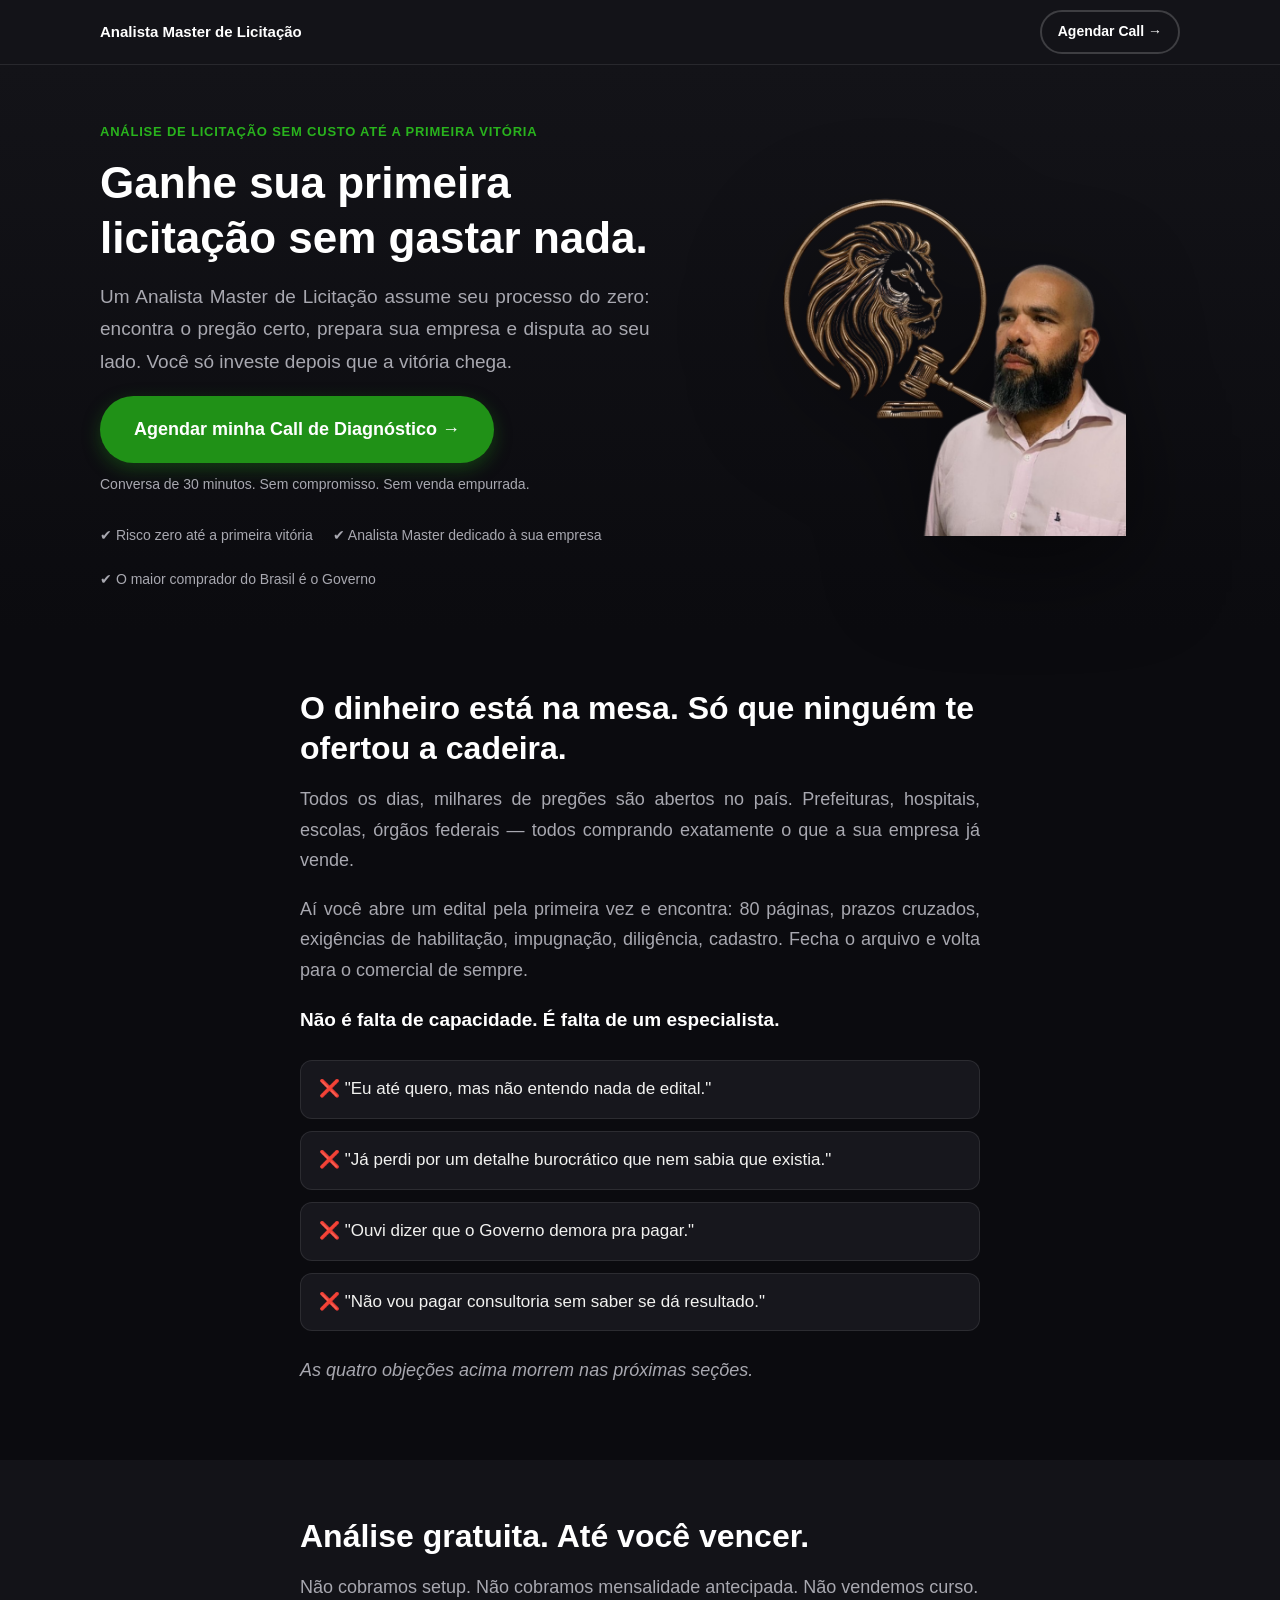
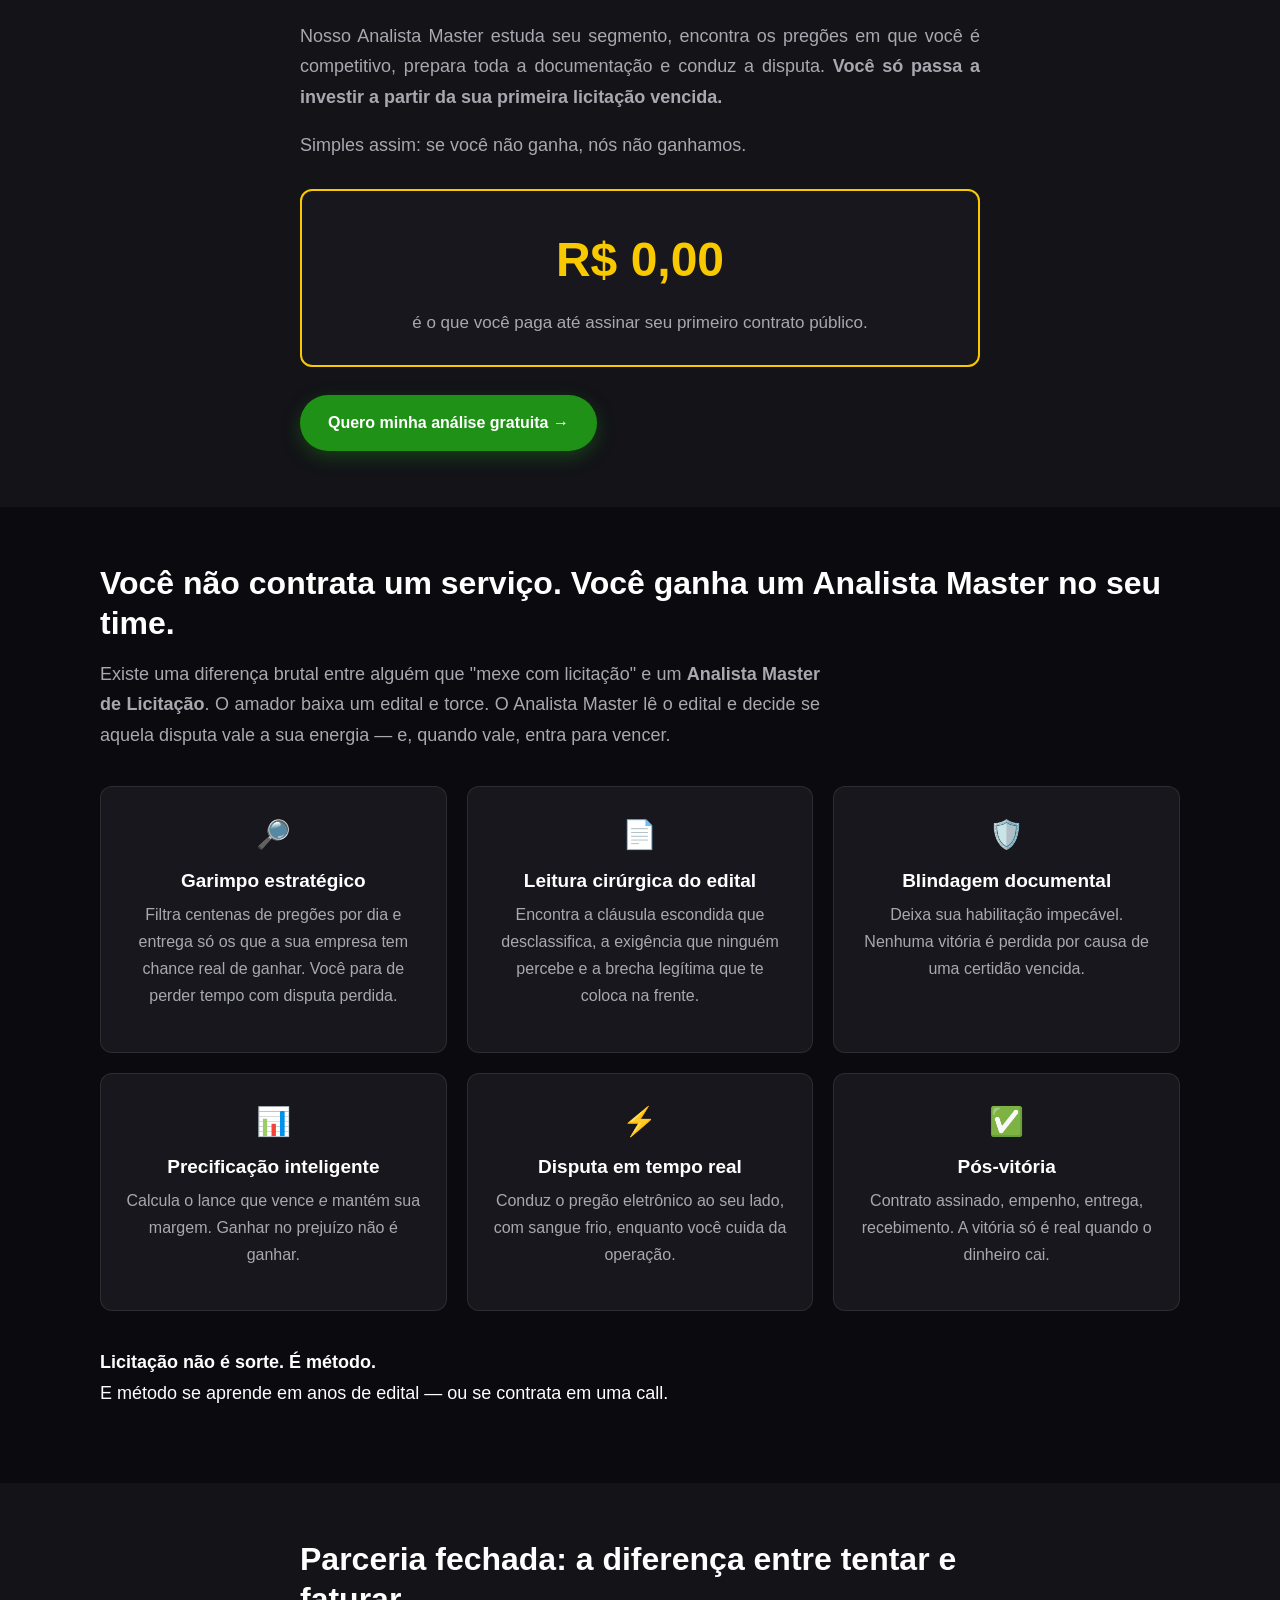
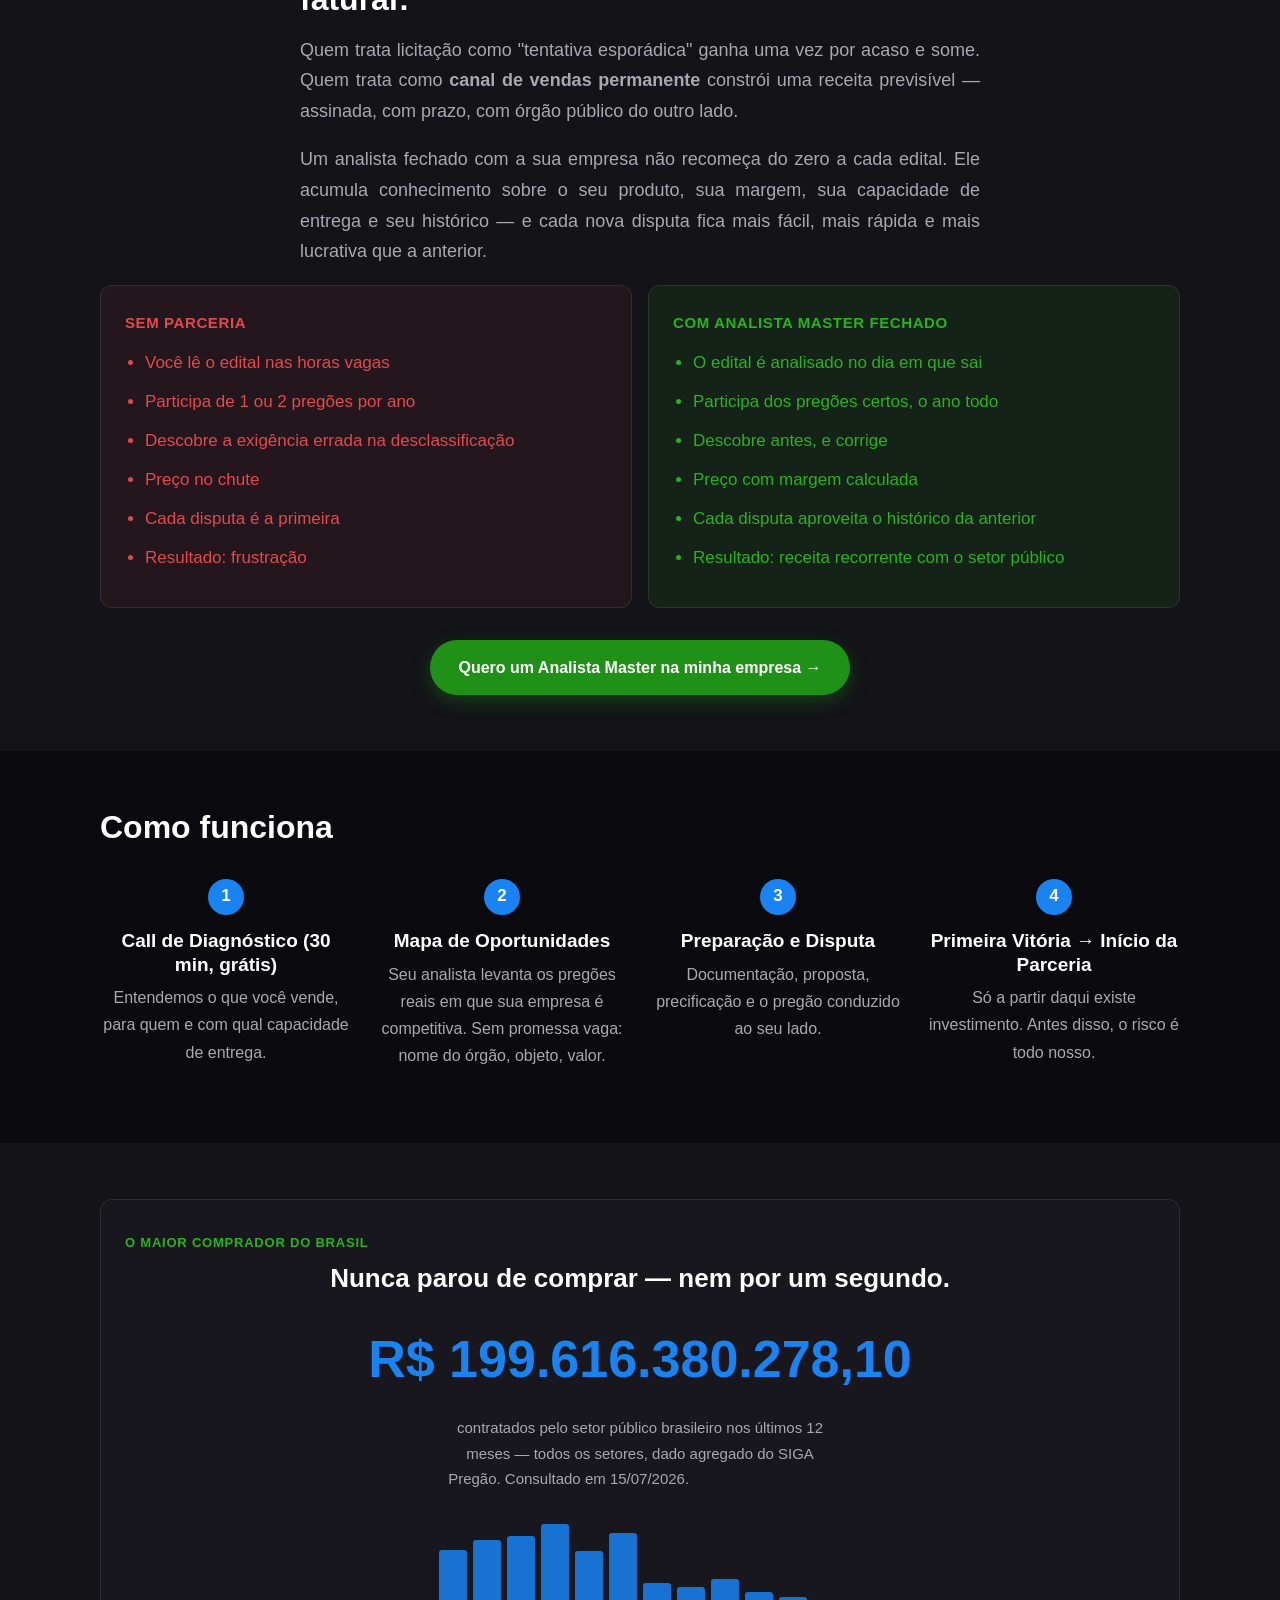
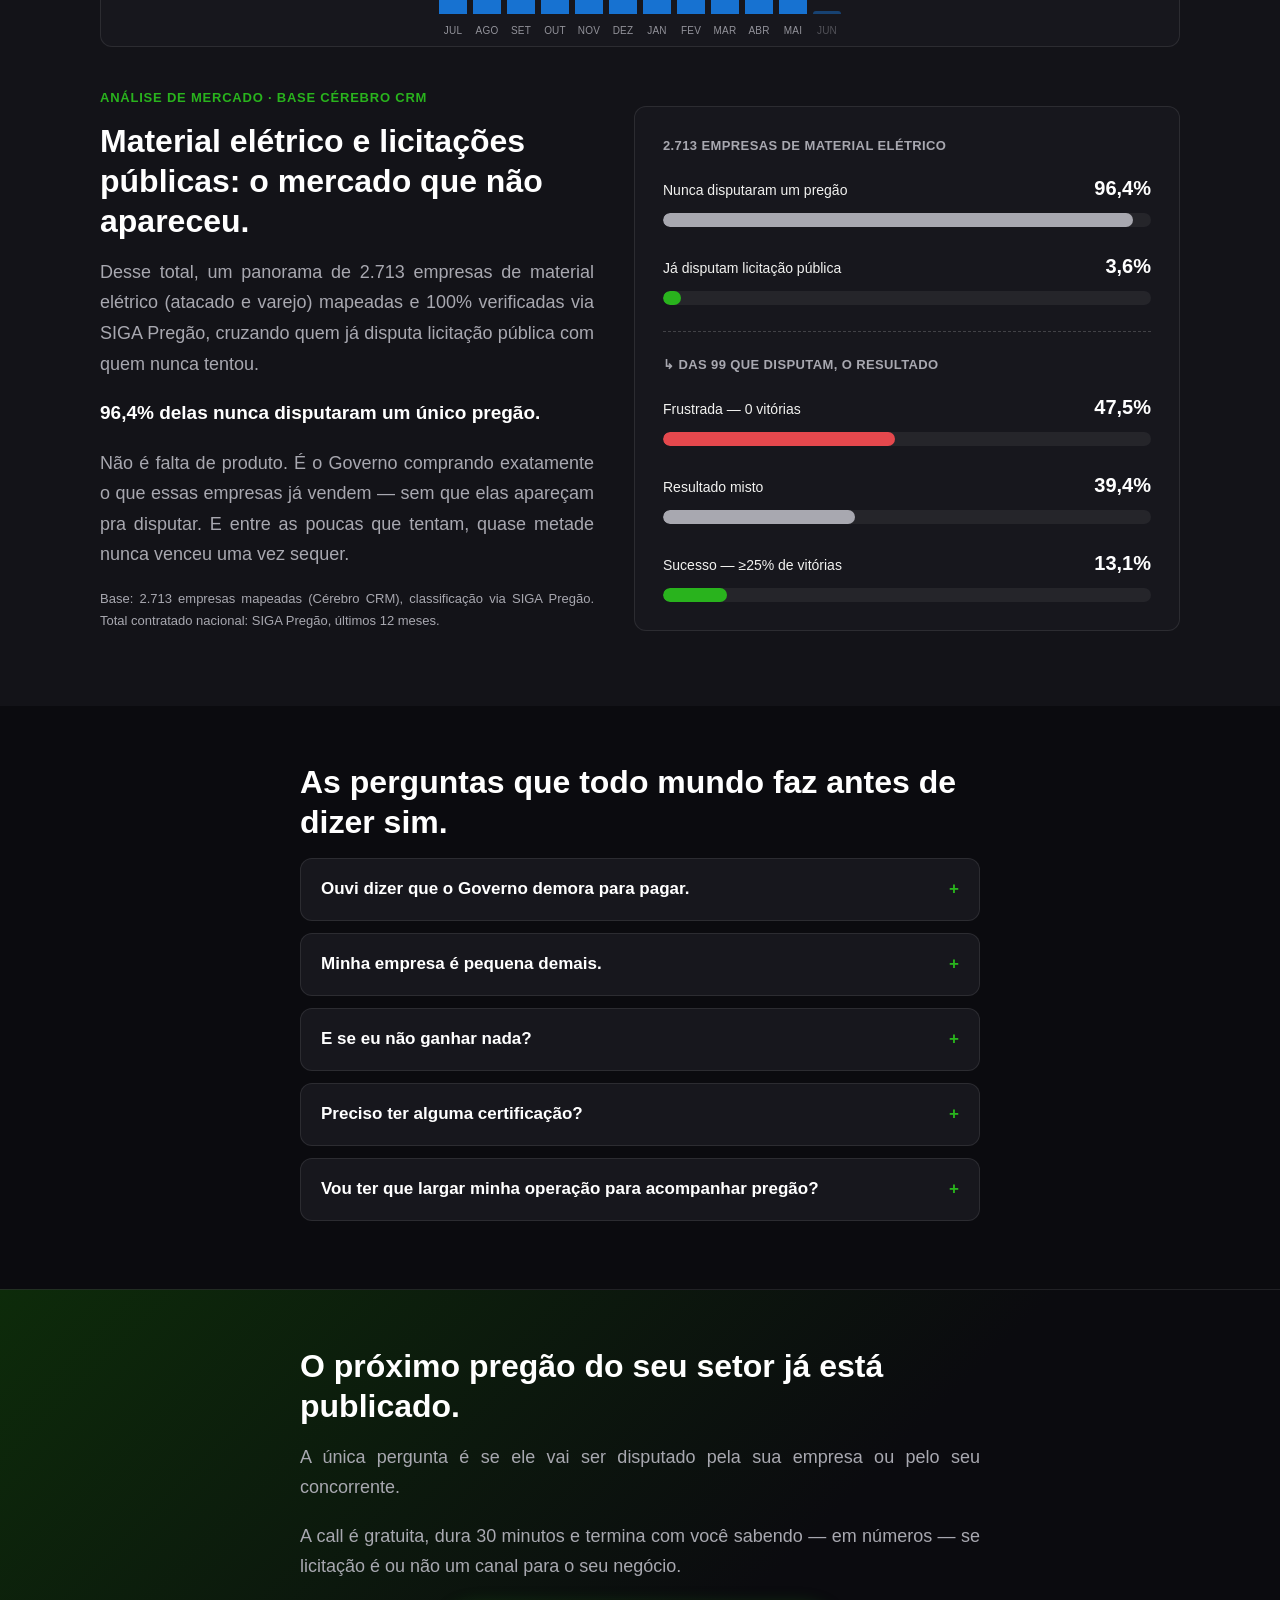
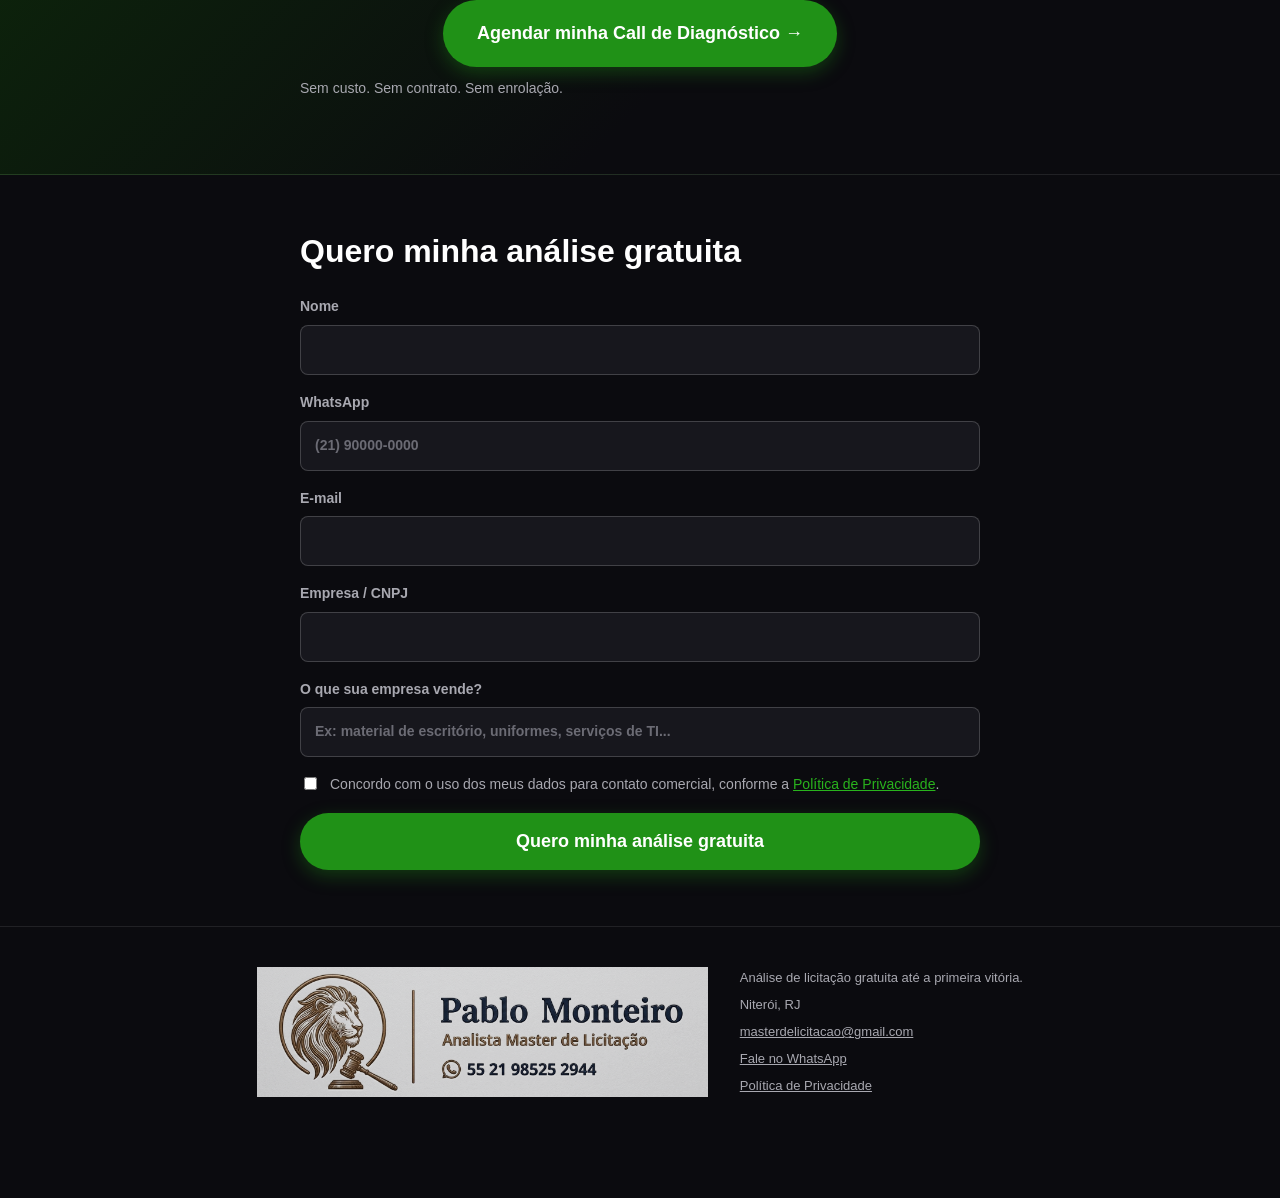
<file: index.html>
<!DOCTYPE html>
<html lang="pt-BR">
<head>
<meta charset="UTF-8">
<meta name="viewport" content="width=device-width, initial-scale=1.0">
<title>Analista Master de Licitação — Ganhe sua primeira licitação sem gastar nada</title>
<meta name="description" content="Um Analista Master de Licitação assume seu processo do zero. Você só investe depois que a primeira vitória chega. Agende sua Call de Diagnóstico gratuita.">

<!-- Tracking: cole aqui o GA4 (gtag.js) e/ou Meta Pixel reais quando tiver as contas.
     Nenhum ID foi inventado -- os eventos de clique (CTA-1 a CTA-5) e "Lead" no envio
     do formulario ja estao disparando via dataLayer.push() em script.js, so plugar
     o gtag/fbq de verdade aqui em cima que eles comecam a ser capturados. -->

<link rel="stylesheet" href="css/style.css">
</head>
<body>

<header class="topbar">
  <div class="container topbar__inner">
    <span class="topbar__logo">Analista Master de Licitação</span>
    <a href="#formulario" class="btn btn--ghost btn--small" data-cta="cta-nav">Agendar Call →</a>
  </div>
</header>

<main>

  <!-- 1. HERO -->
  <section class="hero">
    <div class="container hero__grid">
      <div class="hero__content">
        <p class="eyebrow">Análise de licitação sem custo até a primeira vitória</p>
        <h1>Ganhe sua primeira licitação sem gastar nada.</h1>
        <p class="hero__sub">
          Um Analista Master de Licitação assume seu processo do zero: encontra o pregão certo,
          prepara sua empresa e disputa ao seu lado. Você só investe depois que a vitória chega.
        </p>
        <a href="#formulario" class="btn btn--accent btn--large" data-cta="cta-1">Agendar minha Call de Diagnóstico →</a>
        <p class="microcopy">Conversa de 30 minutos. Sem compromisso. Sem venda empurrada.</p>

        <ul class="badges">
          <li>✔ Risco zero até a primeira vitória</li>
          <li>✔ Analista Master dedicado à sua empresa</li>
          <li>✔ O maior comprador do Brasil é o Governo</li>
        </ul>
      </div>

      <div class="hero__visual">
        <img src="assets/analista.png" alt="Analista Master de Licitação" class="hero__photo">
      </div>
    </div>
  </section>

  <!-- 2. SEÇÃO DOR -->
  <section class="section">
    <div class="container container--narrow">
      <h2>O dinheiro está na mesa. Só que ninguém te ofertou a cadeira.</h2>
      <p>
        Todos os dias, milhares de pregões são abertos no país. Prefeituras, hospitais, escolas,
        órgãos federais — todos comprando exatamente o que a sua empresa já vende.
      </p>
      <p>
        Aí você abre um edital pela primeira vez e encontra: 80 páginas, prazos cruzados,
        exigências de habilitação, impugnação, diligência, cadastro. Fecha o arquivo e volta
        para o comercial de sempre.
      </p>
      <p class="highlight">Não é falta de capacidade. É falta de um especialista.</p>

      <ul class="pain-list">
        <li>❌ "Eu até quero, mas não entendo nada de edital."</li>
        <li>❌ "Já perdi por um detalhe burocrático que nem sabia que existia."</li>
        <li>❌ "Ouvi dizer que o Governo demora pra pagar."</li>
        <li>❌ "Não vou pagar consultoria sem saber se dá resultado."</li>
      </ul>

      <p class="transition">As quatro objeções acima morrem nas próximas seções.</p>
    </div>
  </section>

  <!-- 3. SEÇÃO OFERTA -->
  <section class="section section--tinted">
    <div class="container container--narrow">
      <h2>Análise gratuita. Até você vencer.</h2>
      <p>
        Não cobramos setup. Não cobramos mensalidade antecipada. Não vendemos curso.
      </p>
      <p>
        Nosso Analista Master estuda seu segmento, encontra os pregões em que você é competitivo,
        prepara toda a documentação e conduz a disputa.
        <strong> Você só passa a investir a partir da sua primeira licitação vencida.</strong>
      </p>
      <p>Simples assim: se você não ganha, nós não ganhamos.</p>

      <div class="price-card">
        <span class="price-card__value">R$ 0,00</span>
        <span class="price-card__label">é o que você paga até assinar seu primeiro contrato público.</span>
      </div>

      <a href="#formulario" class="btn btn--accent" data-cta="cta-2">Quero minha análise gratuita →</a>
    </div>
  </section>

  <!-- 4. SEÇÃO AUTORIDADE -->
  <section class="section">
    <div class="container">
      <h2>Você não contrata um serviço. Você ganha um Analista Master no seu time.</h2>
      <p class="container--narrow">
        Existe uma diferença brutal entre alguém que "mexe com licitação" e um <strong>Analista Master de Licitação</strong>.
        O amador baixa um edital e torce. O Analista Master lê o edital e decide se aquela disputa
        vale a sua energia — e, quando vale, entra para vencer.
      </p>

      <div class="card-grid">
        <div class="card">
          <div class="card__icon">🔎</div>
          <h3>Garimpo estratégico</h3>
          <p>Filtra centenas de pregões por dia e entrega só os que a sua empresa tem chance real de ganhar. Você para de perder tempo com disputa perdida.</p>
        </div>
        <div class="card">
          <div class="card__icon">📄</div>
          <h3>Leitura cirúrgica do edital</h3>
          <p>Encontra a cláusula escondida que desclassifica, a exigência que ninguém percebe e a brecha legítima que te coloca na frente.</p>
        </div>
        <div class="card">
          <div class="card__icon">🛡️</div>
          <h3>Blindagem documental</h3>
          <p>Deixa sua habilitação impecável. Nenhuma vitória é perdida por causa de uma certidão vencida.</p>
        </div>
        <div class="card">
          <div class="card__icon">📊</div>
          <h3>Precificação inteligente</h3>
          <p>Calcula o lance que vence <em>e</em> mantém sua margem. Ganhar no prejuízo não é ganhar.</p>
        </div>
        <div class="card">
          <div class="card__icon">⚡</div>
          <h3>Disputa em tempo real</h3>
          <p>Conduz o pregão eletrônico ao seu lado, com sangue frio, enquanto você cuida da operação.</p>
        </div>
        <div class="card">
          <div class="card__icon">✅</div>
          <h3>Pós-vitória</h3>
          <p>Contrato assinado, empenho, entrega, recebimento. A vitória só é real quando o dinheiro cai.</p>
        </div>
      </div>

      <p class="closing-block">
        <strong>Licitação não é sorte. É método.</strong><br>
        E método se aprende em anos de edital — ou se contrata em uma call.
      </p>
    </div>
  </section>

  <!-- 5. SEÇÃO PARCERIA -->
  <section class="section section--tinted">
    <div class="container container--narrow">
      <h2>Parceria fechada: a diferença entre tentar e faturar.</h2>
      <p>
        Quem trata licitação como "tentativa esporádica" ganha uma vez por acaso e some. Quem trata
        como <strong>canal de vendas permanente</strong> constrói uma receita previsível — assinada,
        com prazo, com órgão público do outro lado.
      </p>
      <p>
        Um analista fechado com a sua empresa não recomeça do zero a cada edital. Ele acumula
        conhecimento sobre o seu produto, sua margem, sua capacidade de entrega e seu histórico —
        e cada nova disputa fica mais fácil, mais rápida e mais lucrativa que a anterior.
      </p>
    </div>

    <div class="container">
      <div class="compare-table">
        <div class="compare-table__col compare-table__col--bad">
          <h4>Sem parceria</h4>
          <ul>
            <li>Você lê o edital nas horas vagas</li>
            <li>Participa de 1 ou 2 pregões por ano</li>
            <li>Descobre a exigência errada na desclassificação</li>
            <li>Preço no chute</li>
            <li>Cada disputa é a primeira</li>
            <li>Resultado: frustração</li>
          </ul>
        </div>
        <div class="compare-table__col compare-table__col--good">
          <h4>Com Analista Master fechado</h4>
          <ul>
            <li>O edital é analisado no dia em que sai</li>
            <li>Participa dos pregões certos, o ano todo</li>
            <li>Descobre antes, e corrige</li>
            <li>Preço com margem calculada</li>
            <li>Cada disputa aproveita o histórico da anterior</li>
            <li>Resultado: receita recorrente com o setor público</li>
          </ul>
        </div>
      </div>
    </div>

    <div class="container container--narrow center">
      <a href="#formulario" class="btn btn--accent" data-cta="cta-3">Quero um Analista Master na minha empresa →</a>
    </div>
  </section>

  <!-- 6. SEÇÃO PROCESSO -->
  <section class="section">
    <div class="container">
      <h2>Como funciona</h2>
      <ol class="process">
        <li>
          <span class="process__number">1</span>
          <div>
            <h3>Call de Diagnóstico (30 min, grátis)</h3>
            <p>Entendemos o que você vende, para quem e com qual capacidade de entrega.</p>
          </div>
        </li>
        <li>
          <span class="process__number">2</span>
          <div>
            <h3>Mapa de Oportunidades</h3>
            <p>Seu analista levanta os pregões reais em que sua empresa é competitiva. Sem promessa vaga: nome do órgão, objeto, valor.</p>
          </div>
        </li>
        <li>
          <span class="process__number">3</span>
          <div>
            <h3>Preparação e Disputa</h3>
            <p>Documentação, proposta, precificação e o pregão conduzido ao seu lado.</p>
          </div>
        </li>
        <li>
          <span class="process__number">4</span>
          <div>
            <h3>Primeira Vitória → Início da Parceria</h3>
            <p>Só a partir daqui existe investimento. Antes disso, o risco é todo nosso.</p>
          </div>
        </li>
      </ol>
    </div>
  </section>

  <!-- 7. SEÇÃO PROVA DE MERCADO (substitui a antiga secao de "primeiras vagas" --
       ainda sem clientes reais/depoimentos, entao a prova aqui e dado de mercado
       real em vez de depoimento inventado. Trocar por depoimentos reais estruturados
       ("[Situacao anterior] -> [O que o analista fez] -> [Resultado com numero]")
       assim que houver 2-3 casos -- pode conviver com esta secao ou substitui-la. -->
  <section class="section section--tinted">
    <div class="container">

      <div class="market-total">
        <p class="market-total__kicker">O maior comprador do Brasil</p>
        <h2 class="market-total__headline">Nunca parou de comprar — nem por um segundo.</h2>
        <div class="market-total__value">R$ 199.616.380.278,10</div>
        <p class="market-total__label">
          contratados pelo setor público brasileiro nos últimos 12 meses — todos os
          setores, dado agregado do SIGA Pregão. Consultado em 15/07/2026.
        </p>

        <div class="market-total__chart">
          <div class="market-bar" style="height: 64px" title="Jul — R$ 21,99 bi"><span class="market-bar__month">JUL</span></div>
          <div class="market-bar" style="height: 74px" title="Ago — R$ 25,38 bi"><span class="market-bar__month">AGO</span></div>
          <div class="market-bar" style="height: 78px" title="Set — R$ 26,94 bi"><span class="market-bar__month">SET</span></div>
          <div class="market-bar" style="height: 90px" title="Out — R$ 30,90 bi"><span class="market-bar__month">OUT</span></div>
          <div class="market-bar" style="height: 63px" title="Nov — R$ 21,45 bi"><span class="market-bar__month">NOV</span></div>
          <div class="market-bar" style="height: 81px" title="Dez — R$ 27,73 bi"><span class="market-bar__month">DEZ</span></div>
          <div class="market-bar" style="height: 31px" title="Jan — R$ 10,53 bi"><span class="market-bar__month">JAN</span></div>
          <div class="market-bar" style="height: 27px" title="Fev — R$ 9,14 bi"><span class="market-bar__month">FEV</span></div>
          <div class="market-bar" style="height: 35px" title="Mar — R$ 11,93 bi"><span class="market-bar__month">MAR</span></div>
          <div class="market-bar" style="height: 22px" title="Abr — R$ 7,66 bi"><span class="market-bar__month">ABR</span></div>
          <div class="market-bar" style="height: 17px" title="Mai — R$ 5,76 bi"><span class="market-bar__month">MAI</span></div>
          <div class="market-bar market-bar--partial" style="height: 3px" title="Jun — R$ 0,22 bi (mês em andamento)"><span class="market-bar__month">JUN</span></div>
        </div>
      </div>

      <div class="data-proof__grid">
        <div>
          <p class="eyebrow">Análise de mercado · base Cérebro CRM</p>
          <h2>Material elétrico e licitações públicas: o mercado que não apareceu.</h2>
          <p>
            Desse total, um panorama de 2.713 empresas de material elétrico (atacado e
            varejo) mapeadas e 100% verificadas via SIGA Pregão, cruzando quem já disputa
            licitação pública com quem nunca tentou.
          </p>
          <p class="highlight">96,4% delas nunca disputaram um único pregão.</p>
          <p>
            Não é falta de produto. É o Governo comprando exatamente o que essas empresas
            já vendem — sem que elas apareçam pra disputar. E entre as poucas que tentam,
            quase metade nunca venceu uma vez sequer.
          </p>
          <p class="data-proof__source">
            Base: 2.713 empresas mapeadas (Cérebro CRM), classificação via SIGA Pregão.
            Total contratado nacional: SIGA Pregão, últimos 12 meses.
          </p>
        </div>

        <div class="data-proof__chart">
          <p class="cascade-stage">2.713 empresas de material elétrico</p>
          <div class="mini-bar">
            <div class="mini-bar__label"><span>Nunca disputaram um pregão</span><strong>96,4%</strong></div>
            <div class="mini-bar__track"><div class="mini-bar__fill mini-bar__fill--muted" style="width: 96.4%"></div></div>
          </div>
          <div class="mini-bar">
            <div class="mini-bar__label"><span>Já disputam licitação pública</span><strong>3,6%</strong></div>
            <div class="mini-bar__track"><div class="mini-bar__fill mini-bar__fill--good" style="width: 3.6%"></div></div>
          </div>

          <p class="cascade-stage cascade-stage--indent">↳ das 99 que disputam, o resultado</p>
          <div class="mini-bar">
            <div class="mini-bar__label"><span>Frustrada — 0 vitórias</span><strong>47,5%</strong></div>
            <div class="mini-bar__track"><div class="mini-bar__fill mini-bar__fill--bad" style="width: 47.5%"></div></div>
          </div>
          <div class="mini-bar">
            <div class="mini-bar__label"><span>Resultado misto</span><strong>39,4%</strong></div>
            <div class="mini-bar__track"><div class="mini-bar__fill mini-bar__fill--muted" style="width: 39.4%"></div></div>
          </div>
          <div class="mini-bar">
            <div class="mini-bar__label"><span>Sucesso — ≥25% de vitórias</span><strong>13,1%</strong></div>
            <div class="mini-bar__track"><div class="mini-bar__fill mini-bar__fill--good" style="width: 13.1%"></div></div>
          </div>
        </div>
      </div>
    </div>
  </section>

  <!-- 8. SEÇÃO OBJEÇÕES / FAQ -->
  <section class="section">
    <div class="container container--narrow">
      <h2>As perguntas que todo mundo faz antes de dizer sim.</h2>

      <div class="faq">
        <details>
          <summary>Ouvi dizer que o Governo demora para pagar.</summary>
          <p>Esse é o mito que mantém seus concorrentes fora da disputa — e é bom que continue assim.
          Contratos públicos têm prazo de pagamento definido em lei, empenho prévio (ou seja, o
          dinheiro está reservado antes de você entregar) e previsibilidade que cliente privado
          nenhum te dá. O privado atrasa e você processa; o público atrasa e corrige. Seu analista
          te mostra exatamente o fluxo de recebimento de cada órgão antes de você dar um lance.</p>
        </details>
        <details>
          <summary>Minha empresa é pequena demais.</summary>
          <p>A lei existe justamente para te proteger: há itens exclusivos para ME e EPP e critérios
          de desempate a seu favor. Empresa pequena com analista bom ganha de empresa grande sem
          analista.</p>
        </details>
        <details>
          <summary>E se eu não ganhar nada?</summary>
          <p>Então você não pagou nada. Esse é o acordo.</p>
        </details>
        <details>
          <summary>Preciso ter alguma certificação?</summary>
          <p>Precisa estar regular. Seu analista te diz exatamente o que falta na primeira semana.</p>
        </details>
        <details>
          <summary>Vou ter que largar minha operação para acompanhar pregão?</summary>
          <p>Não. É para isso que o analista existe. Você cuida da entrega; ele cuida da disputa.</p>
        </details>
      </div>
    </div>
  </section>

  <!-- 9. FECHAMENTO -->
  <section class="section section--dark">
    <div class="container container--narrow">
      <h2>O próximo pregão do seu setor já está publicado.</h2>
      <p>A única pergunta é se ele vai ser disputado pela sua empresa ou pelo seu concorrente.</p>
      <p>
        A call é gratuita, dura 30 minutos e termina com você sabendo — em números — se licitação
        é ou não um canal para o seu negócio.
      </p>
      <div class="cta-center">
        <a href="#formulario" class="btn btn--accent btn--large" data-cta="cta-5">Agendar minha Call de Diagnóstico →</a>
        <p class="microcopy microcopy--light">Sem custo. Sem contrato. Sem enrolação.</p>
      </div>
    </div>
  </section>

  <!-- 10. FORMULÁRIO -->
  <section class="section" id="formulario">
    <div class="container container--narrow">
      <h2>Quero minha análise gratuita</h2>

      <form id="lead-form" novalidate>
        <label>
          Nome
          <input type="text" name="nome" required autocomplete="name">
        </label>
        <label>
          WhatsApp
          <input type="tel" name="whatsapp" required autocomplete="tel" placeholder="(21) 90000-0000">
        </label>
        <label>
          E-mail
          <input type="email" name="email" required autocomplete="email">
        </label>
        <label>
          Empresa / CNPJ
          <input type="text" name="empresa" required>
        </label>
        <label>
          O que sua empresa vende?
          <input type="text" name="produto" required placeholder="Ex: material de escritório, uniformes, serviços de TI...">
        </label>

        <label class="checkbox">
          <input type="checkbox" name="consentimento" required>
          <span>Concordo com o uso dos meus dados para contato comercial, conforme a
            <a href="privacidade.html">Política de Privacidade</a>.</span>
        </label>

        <button type="submit" class="btn btn--accent btn--large btn--full" data-cta="cta-4">Quero minha análise gratuita</button>
      </form>

      <p id="lead-form__success" class="lead-form__success" hidden>
        Recebido. Um Analista Master vai te chamar no WhatsApp em até 1 dia útil com os
        primeiros pregões do seu segmento em mãos.
      </p>
    </div>
  </section>

</main>

<footer class="footer">
  <div class="container footer__grid">
    <img src="assets/assinatura.png" alt="Assinatura — Analista Master de Licitação" class="footer__signature">
    <div class="footer__info">
      <p>Análise de licitação gratuita até a primeira vitória.</p>
      <p>Niterói, RJ</p>
      <p><a href="mailto:masterdelicitacao@gmail.com">masterdelicitacao@gmail.com</a></p>
      <p><a href="https://wa.me/5521985252944" target="_blank" rel="noopener">Fale no WhatsApp</a></p>
      <p><a href="privacidade.html">Política de Privacidade</a></p>
    </div>
  </div>
</footer>

<!-- CTA fixo mobile -->
<div class="sticky-cta">
  <a href="#formulario" class="btn btn--accent btn--full" data-cta="cta-sticky">Agendar minha Call de Diagnóstico →</a>
</div>

<script src="js/script.js"></script>
</body>
</html>
</file>
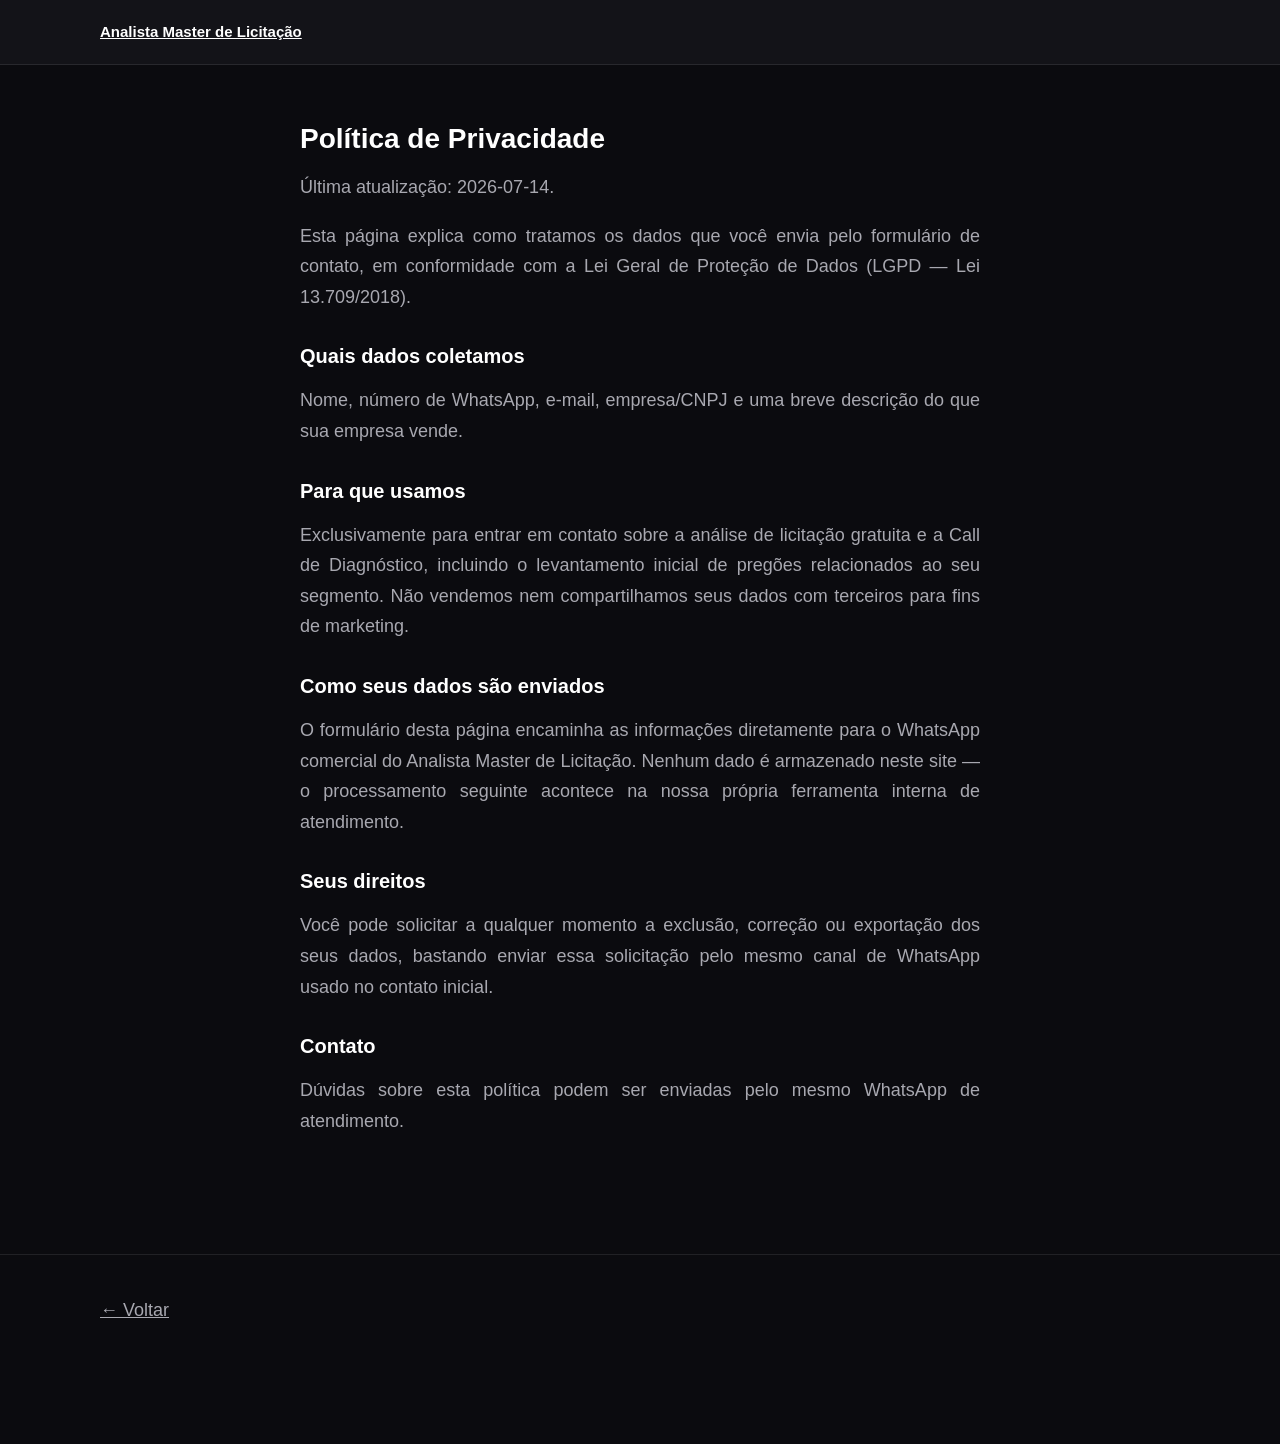
<file: privacidade.html>
<!DOCTYPE html>
<html lang="pt-BR">
<head>
<meta charset="UTF-8">
<meta name="viewport" content="width=device-width, initial-scale=1.0">
<title>Política de Privacidade — Analista Master de Licitação</title>
<link rel="stylesheet" href="css/style.css">
<style>
  .legal { padding: 56px 0 100px; }
  .legal h1 { font-size: 28px; }
  .legal h2 { font-size: 20px; margin-top: 32px; }
  .legal p, .legal li { color: var(--color-text-muted); }
</style>
</head>
<body>
<header class="topbar">
  <div class="container topbar__inner">
    <a href="index.html" class="topbar__logo">Analista Master de Licitação</a>
  </div>
</header>

<main class="legal">
  <div class="container container--narrow">
    <h1>Política de Privacidade</h1>
    <p>Última atualização: 2026-07-14.</p>

    <p>
      Esta página explica como tratamos os dados que você envia pelo formulário de contato,
      em conformidade com a Lei Geral de Proteção de Dados (LGPD — Lei 13.709/2018).
    </p>

    <h2>Quais dados coletamos</h2>
    <p>Nome, número de WhatsApp, e-mail, empresa/CNPJ e uma breve descrição do que sua empresa vende.</p>

    <h2>Para que usamos</h2>
    <p>
      Exclusivamente para entrar em contato sobre a análise de licitação gratuita e a Call de
      Diagnóstico, incluindo o levantamento inicial de pregões relacionados ao seu segmento.
      Não vendemos nem compartilhamos seus dados com terceiros para fins de marketing.
    </p>

    <h2>Como seus dados são enviados</h2>
    <p>
      O formulário desta página encaminha as informações diretamente para o WhatsApp comercial
      do Analista Master de Licitação. Nenhum dado é armazenado neste site — o processamento
      seguinte acontece na nossa própria ferramenta interna de atendimento.
    </p>

    <h2>Seus direitos</h2>
    <p>
      Você pode solicitar a qualquer momento a exclusão, correção ou exportação dos seus dados,
      bastando enviar essa solicitação pelo mesmo canal de WhatsApp usado no contato inicial.
    </p>

    <h2>Contato</h2>
    <p>Dúvidas sobre esta política podem ser enviadas pelo mesmo WhatsApp de atendimento.</p>
  </div>
</main>

<footer class="footer">
  <div class="container">
    <p><a href="index.html">← Voltar</a></p>
  </div>
</footer>
</body>
</html>
</file>
<file: css/style.css>
:root {
  /* Paleta inspirada no SIGA Pregao (extraida das variaveis CSS reais do site:
     --green-siga, --blue-siga, --gold-siga, fundo quase preto). */
  --color-bg: #0B0B0F;
  --color-bg-alt: #131318;
  --color-card-bg: #17171D;
  --color-border: rgba(255, 255, 255, 0.09);
  --color-border-strong: rgba(255, 255, 255, 0.18);
  --color-text: #F2F2F0;
  --color-text-muted: #A8A8B0;
  --color-text-dark: #0B0B0F;

  --color-green: #209117;
  --color-green-bright: #29B31D;
  --color-blue: #1883F1;
  --color-gold: #F9C900;

  --color-accent: var(--color-green);
  --color-accent-dark: #1a7712;
  --color-primary: var(--color-blue);
  --color-bad: #E5484D;
  --color-good: var(--color-green-bright);

  --font-body: -apple-system, BlinkMacSystemFont, "Segoe UI", Roboto, Helvetica, Arial, sans-serif;
  --radius: 12px;
}

* { box-sizing: border-box; }

html { scroll-behavior: smooth; }

body {
  margin: 0;
  font-family: var(--font-body);
  color: var(--color-text);
  background: var(--color-bg);
  font-size: 17px;
  line-height: 1.7;
  -webkit-font-smoothing: antialiased;
}

h1, h2, h3 {
  font-weight: 700;
  line-height: 1.25;
  margin: 0 0 16px;
  text-align: left;
  color: #fff;
}

h1 { font-size: clamp(28px, 6vw, 44px); }
h2 { font-size: clamp(24px, 4.5vw, 32px); }
h3 { font-size: 19px; margin-bottom: 8px; }

p {
  margin: 0 0 18px;
  font-size: 18px;
  text-align: justify;
  text-align-last: left;
  color: var(--color-text-muted);
}

.container {
  max-width: 1120px;
  margin: 0 auto;
  padding: 0 20px;
}

.container--narrow {
  max-width: 720px;
}

.center { text-align: center; }

/* Centraliza especificamente um botao de CTA (e a microcopy junto dele), sem
   afetar o alinhamento de titulos/paragrafos ao redor. */
.cta-center {
  text-align: center;
}

/* ---------- Topbar ---------- */

.topbar {
  background: var(--color-bg-alt);
  border-bottom: 1px solid var(--color-border);
  position: sticky;
  top: 0;
  z-index: 20;
}

.topbar__inner {
  display: flex;
  align-items: center;
  justify-content: space-between;
  height: 64px;
}

.topbar__logo {
  font-weight: 700;
  font-size: 15px;
  color: #fff;
}

/* ---------- Buttons ---------- */

.btn {
  display: inline-block;
  text-decoration: none;
  font-weight: 700;
  border: none;
  border-radius: 999px;
  cursor: pointer;
  text-align: center;
  transition: transform .1s ease, box-shadow .15s ease;
}

.btn--accent {
  background: var(--color-accent);
  color: #fff;
  padding: 14px 28px;
  font-size: 16px;
  box-shadow: 0 6px 18px rgba(32, 145, 23, .35);
}

.btn--accent:hover { background: var(--color-accent-dark); transform: translateY(-1px); }

.btn--large { padding: 18px 34px; font-size: 18px; }

.btn--small { padding: 8px 16px; font-size: 14px; box-shadow: none; }

.btn--ghost {
  background: transparent;
  color: #fff;
  border: 2px solid var(--color-border-strong);
}

.btn--full { display: block; width: 100%; text-align: center; }

.microcopy {
  font-size: 14px;
  text-align: center;
  color: var(--color-text-muted);
  margin-top: 10px;
}

.microcopy--light { color: var(--color-text-muted); }

/* ---------- Hero ---------- */

.hero {
  padding: 56px 0 40px;
  background: linear-gradient(180deg, var(--color-bg-alt) 0%, var(--color-bg) 100%);
}

.hero__grid {
  display: grid;
  gap: 40px;
  align-items: center;
}

@media (min-width: 860px) {
  .hero__grid { grid-template-columns: 1.1fr 0.9fr; }
}

.eyebrow {
  text-transform: uppercase;
  letter-spacing: .06em;
  font-size: 13px;
  font-weight: 700;
  color: var(--color-green-bright);
  margin-bottom: 12px;
  text-align: left;
}

.hero__sub {
  font-size: 19px;
  max-width: 52ch;
}

.badges {
  list-style: none;
  padding: 0;
  margin: 28px 0 0;
  display: flex;
  flex-direction: column;
  gap: 8px;
  font-size: 14px;
  color: var(--color-text-muted);
}

@media (min-width: 640px) {
  .badges { flex-direction: row; flex-wrap: wrap; gap: 20px; }
}

.hero__visual { display: flex; justify-content: center; }

.hero__photo {
  width: 100%;
  max-width: 360px;
  aspect-ratio: 1 / 1;
  object-fit: cover;
  object-position: center top;
  display: block;
  filter: drop-shadow(0 24px 48px rgba(0, 0, 0, .5));
}

/* ---------- Sections ---------- */

.section { padding: 56px 0; }
.section--tinted { background: var(--color-bg-alt); }
.section--dark {
  background: linear-gradient(135deg, #0d2b0a 0%, var(--color-bg) 60%);
  border-top: 1px solid var(--color-border);
  border-bottom: 1px solid var(--color-border);
}

.section__title--center { text-align: left; }

.highlight {
  font-weight: 700;
  font-size: 19px;
  text-align: left;
  color: #fff;
}

.transition {
  font-style: italic;
  color: var(--color-text-muted);
  text-align: left;
}

.pain-list {
  list-style: none;
  padding: 0;
  margin: 24px 0;
  display: grid;
  gap: 12px;
}

.pain-list li {
  background: var(--color-card-bg);
  border: 1px solid var(--color-border);
  border-radius: var(--radius);
  padding: 14px 18px;
  color: var(--color-text);
}

/* ---------- Prova de mercado (dados reais) ---------- */

.market-total {
  text-align: center;
  padding: 32px 24px;
  margin-bottom: 40px;
  background: var(--color-card-bg);
  border: 1px solid var(--color-border);
  border-radius: var(--radius);
}

.market-total__kicker {
  text-transform: uppercase;
  letter-spacing: .06em;
  font-size: 13px;
  font-weight: 700;
  color: var(--color-green-bright);
  margin: 0 0 8px;
  text-align: center;
}

.market-total__headline {
  font-size: clamp(20px, 3.4vw, 26px);
  text-align: center;
  margin: 0 0 20px;
}

.market-total__value {
  font-size: clamp(32px, 6vw, 52px);
  font-weight: 800;
  color: var(--color-blue);
  margin: 4px 0 12px;
}

.market-total__label {
  font-size: 15px;
  color: var(--color-text-muted);
  max-width: 46ch;
  margin: 0 auto;
  text-align: center;
}

.market-total__chart {
  display: flex;
  align-items: flex-end;
  justify-content: center;
  gap: 6px;
  height: 90px;
  margin: 32px auto 0;
  max-width: 480px;
}

.market-bar {
  flex: 1 1 0;
  min-width: 0;
  max-width: 28px;
  background: var(--color-blue);
  border-radius: 3px 3px 0 0;
  position: relative;
  opacity: .85;
}

.market-bar--partial { opacity: .4; }

.market-bar__month {
  position: absolute;
  top: 100%;
  left: 50%;
  transform: translateX(-50%);
  margin-top: 8px;
  font-size: 10px;
  letter-spacing: .02em;
  color: var(--color-text-muted);
  white-space: nowrap;
}

.cascade-stage {
  font-size: 13px;
  font-weight: 700;
  text-transform: uppercase;
  letter-spacing: .03em;
  color: var(--color-text-muted);
  text-align: left;
  margin: 0 0 14px;
}

.cascade-stage--indent {
  margin-top: 26px;
  padding-top: 22px;
  border-top: 1px dashed var(--color-border-strong);
}

.mini-bar__fill--bad { background: var(--color-bad); }

.data-proof__grid {
  display: grid;
  gap: 40px;
  align-items: center;
}

@media (min-width: 860px) {
  .data-proof__grid { grid-template-columns: 0.95fr 1.05fr; }
}

.data-proof__source {
  font-size: 13px;
  color: var(--color-text-muted);
  margin-top: 16px;
}

.data-proof__chart {
  background: var(--color-card-bg);
  border: 1px solid var(--color-border);
  border-radius: var(--radius);
  padding: 28px;
}

.mini-bar {
  margin-bottom: 22px;
}

.mini-bar:last-child { margin-bottom: 0; }

.mini-bar__label {
  display: flex;
  justify-content: space-between;
  align-items: baseline;
  font-size: 14px;
  color: var(--color-text);
  margin-bottom: 8px;
}

.mini-bar__label strong {
  font-size: 20px;
  font-weight: 800;
  color: #fff;
}

.mini-bar__track {
  height: 14px;
  border-radius: 999px;
  background: rgba(255, 255, 255, .06);
  overflow: hidden;
}

.mini-bar__fill {
  height: 100%;
  border-radius: 999px;
}

.mini-bar__fill--muted { background: var(--color-text-muted); }
.mini-bar__fill--good { background: var(--color-good); }

/* ---------- Price card ---------- */

.price-card {
  background: var(--color-card-bg);
  border: 2px solid var(--color-gold);
  border-radius: var(--radius);
  padding: 28px;
  text-align: center;
  margin: 28px 0;
}

.price-card__value {
  display: block;
  font-size: 48px;
  font-weight: 800;
  color: var(--color-gold);
}

.price-card__label {
  display: block;
  margin-top: 8px;
  color: var(--color-text-muted);
}

/* ---------- Card grid (Autoridade) ---------- */

.card-grid {
  display: grid;
  gap: 20px;
  margin: 36px 0;
  grid-template-columns: 1fr;
}

@media (min-width: 640px) {
  .card-grid { grid-template-columns: 1fr 1fr; }
}
@media (min-width: 960px) {
  .card-grid { grid-template-columns: repeat(3, 1fr); }
}

.card {
  background: var(--color-card-bg);
  border: 1px solid var(--color-border);
  border-radius: var(--radius);
  padding: 24px;
  text-align: center;
}

.card h3 { text-align: center; }

.card p { font-size: 16px; text-align: center; text-align-last: center; }

.card__icon { font-size: 28px; margin-bottom: 10px; }

.closing-block {
  text-align: left;
  font-size: 18px;
  margin-top: 12px;
  color: #fff;
}

/* ---------- Compare table ---------- */

.compare-table {
  display: grid;
  gap: 16px;
  margin: 8px 0 32px;
  grid-template-columns: 1fr;
}

@media (min-width: 720px) {
  .compare-table { grid-template-columns: 1fr 1fr; }
}

.compare-table__col {
  border-radius: var(--radius);
  padding: 24px;
  border: 1px solid var(--color-border);
}

.compare-table__col h4 { margin: 0 0 14px; font-size: 15px; text-transform: uppercase; letter-spacing: .04em; }

.compare-table__col ul { margin: 0; padding-left: 20px; }
.compare-table__col li { margin-bottom: 10px; }

.compare-table__col--bad {
  background: rgba(229, 72, 77, .08);
  color: var(--color-bad);
}

.compare-table__col--good {
  background: rgba(32, 145, 23, .12);
  color: var(--color-good);
}

/* ---------- Process ---------- */

.process {
  list-style: none;
  padding: 0;
  margin: 32px 0 0;
  display: grid;
  gap: 24px;
}

@media (min-width: 720px) {
  .process { grid-template-columns: repeat(4, 1fr); }
}

.process li {
  display: flex;
  gap: 14px;
}

@media (min-width: 720px) {
  .process li { flex-direction: column; align-items: center; text-align: center; }
  .process li h3 { text-align: center; }
  .process li p { text-align: center; text-align-last: center; }
}

.process p { font-size: 16px; }

.process__number {
  flex-shrink: 0;
  width: 36px;
  height: 36px;
  border-radius: 50%;
  background: var(--color-blue);
  color: #fff;
  display: flex;
  align-items: center;
  justify-content: center;
  font-weight: 700;
}

/* ---------- FAQ ---------- */

.faq details {
  background: var(--color-card-bg);
  border: 1px solid var(--color-border);
  border-radius: var(--radius);
  padding: 16px 20px;
  margin-bottom: 12px;
}

.faq summary {
  cursor: pointer;
  font-weight: 700;
  list-style: none;
  color: #fff;
}

.faq summary::-webkit-details-marker { display: none; }

.faq summary::after {
  content: "+";
  float: right;
  font-weight: 700;
  color: var(--color-green-bright);
}

.faq details[open] summary::after { content: "–"; }

.faq details p { margin-top: 12px; font-size: 16px; }

/* ---------- Formulário ---------- */

#lead-form {
  display: grid;
  gap: 16px;
  margin-top: 24px;
}

#lead-form label {
  display: flex;
  flex-direction: column;
  gap: 6px;
  font-size: 14px;
  font-weight: 600;
  color: var(--color-text-muted);
}

#lead-form input[type="text"],
#lead-form input[type="tel"],
#lead-form input[type="email"] {
  font: inherit;
  padding: 12px 14px;
  background: var(--color-card-bg);
  border: 1px solid var(--color-border-strong);
  border-radius: 8px;
  color: var(--color-text);
}

#lead-form input::placeholder { color: #6b6b74; }

#lead-form input:focus {
  outline: 2px solid var(--color-green-bright);
  outline-offset: 1px;
}

.checkbox {
  flex-direction: row !important;
  align-items: flex-start;
  gap: 10px !important;
  font-weight: 400 !important;
}

.checkbox input { margin-top: 4px; }

.checkbox a { color: var(--color-green-bright); }

.lead-form__success {
  margin-top: 20px;
  padding: 16px 20px;
  background: rgba(32, 145, 23, .12);
  color: var(--color-good);
  border: 1px solid rgba(32, 145, 23, .3);
  border-radius: var(--radius);
  font-weight: 600;
  text-align: left;
}

/* ---------- Footer ---------- */

.footer {
  padding: 40px 0 100px;
  color: var(--color-text-muted);
  font-size: 13px;
  border-top: 1px solid var(--color-border);
}

.footer__grid {
  display: flex;
  align-items: center;
  justify-content: center;
  gap: 32px;
  flex-wrap: wrap;
}

.footer__signature {
  height: 130px;
  width: auto;
  opacity: .85;
  flex-shrink: 0;
}

.footer__info {
  display: flex;
  flex-direction: column;
  justify-content: center;
  gap: 5px;
  text-align: left;
}

.footer__info p { margin: 0; font-size: 13px; text-align: left; }
.footer a { color: var(--color-text-muted); }
.footer a:hover { color: var(--color-text); }

@media (max-width: 520px) {
  .footer__grid { flex-direction: column; text-align: center; }
  .footer__info { align-items: center; text-align: center; }
  .footer__info p { text-align: center; }
}

/* ---------- Sticky mobile CTA ---------- */

.sticky-cta {
  position: fixed;
  left: 0; right: 0; bottom: 0;
  padding: 12px 16px;
  background: var(--color-bg-alt);
  border-top: 1px solid var(--color-border);
  box-shadow: 0 -6px 20px rgba(0,0,0,.4);
  z-index: 30;
}

@media (min-width: 860px) {
  .sticky-cta { display: none; }
}
</file>
